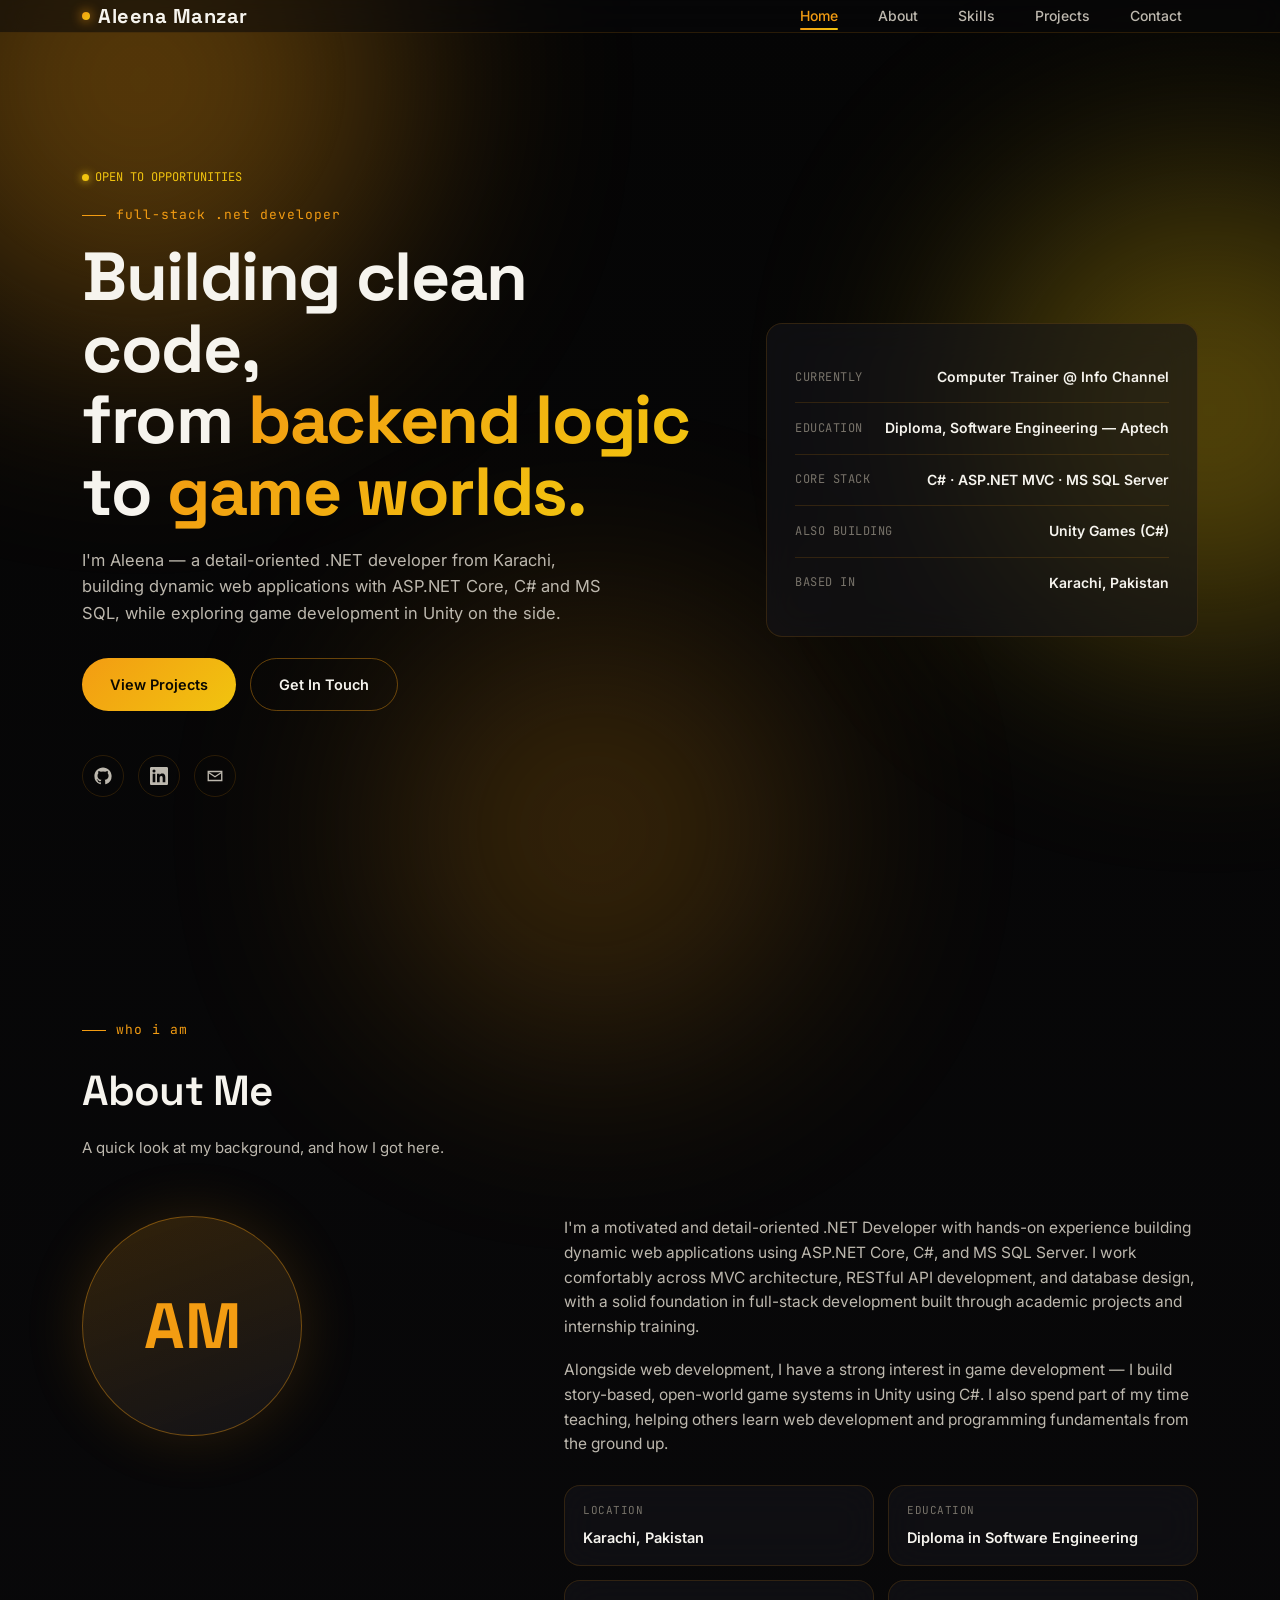
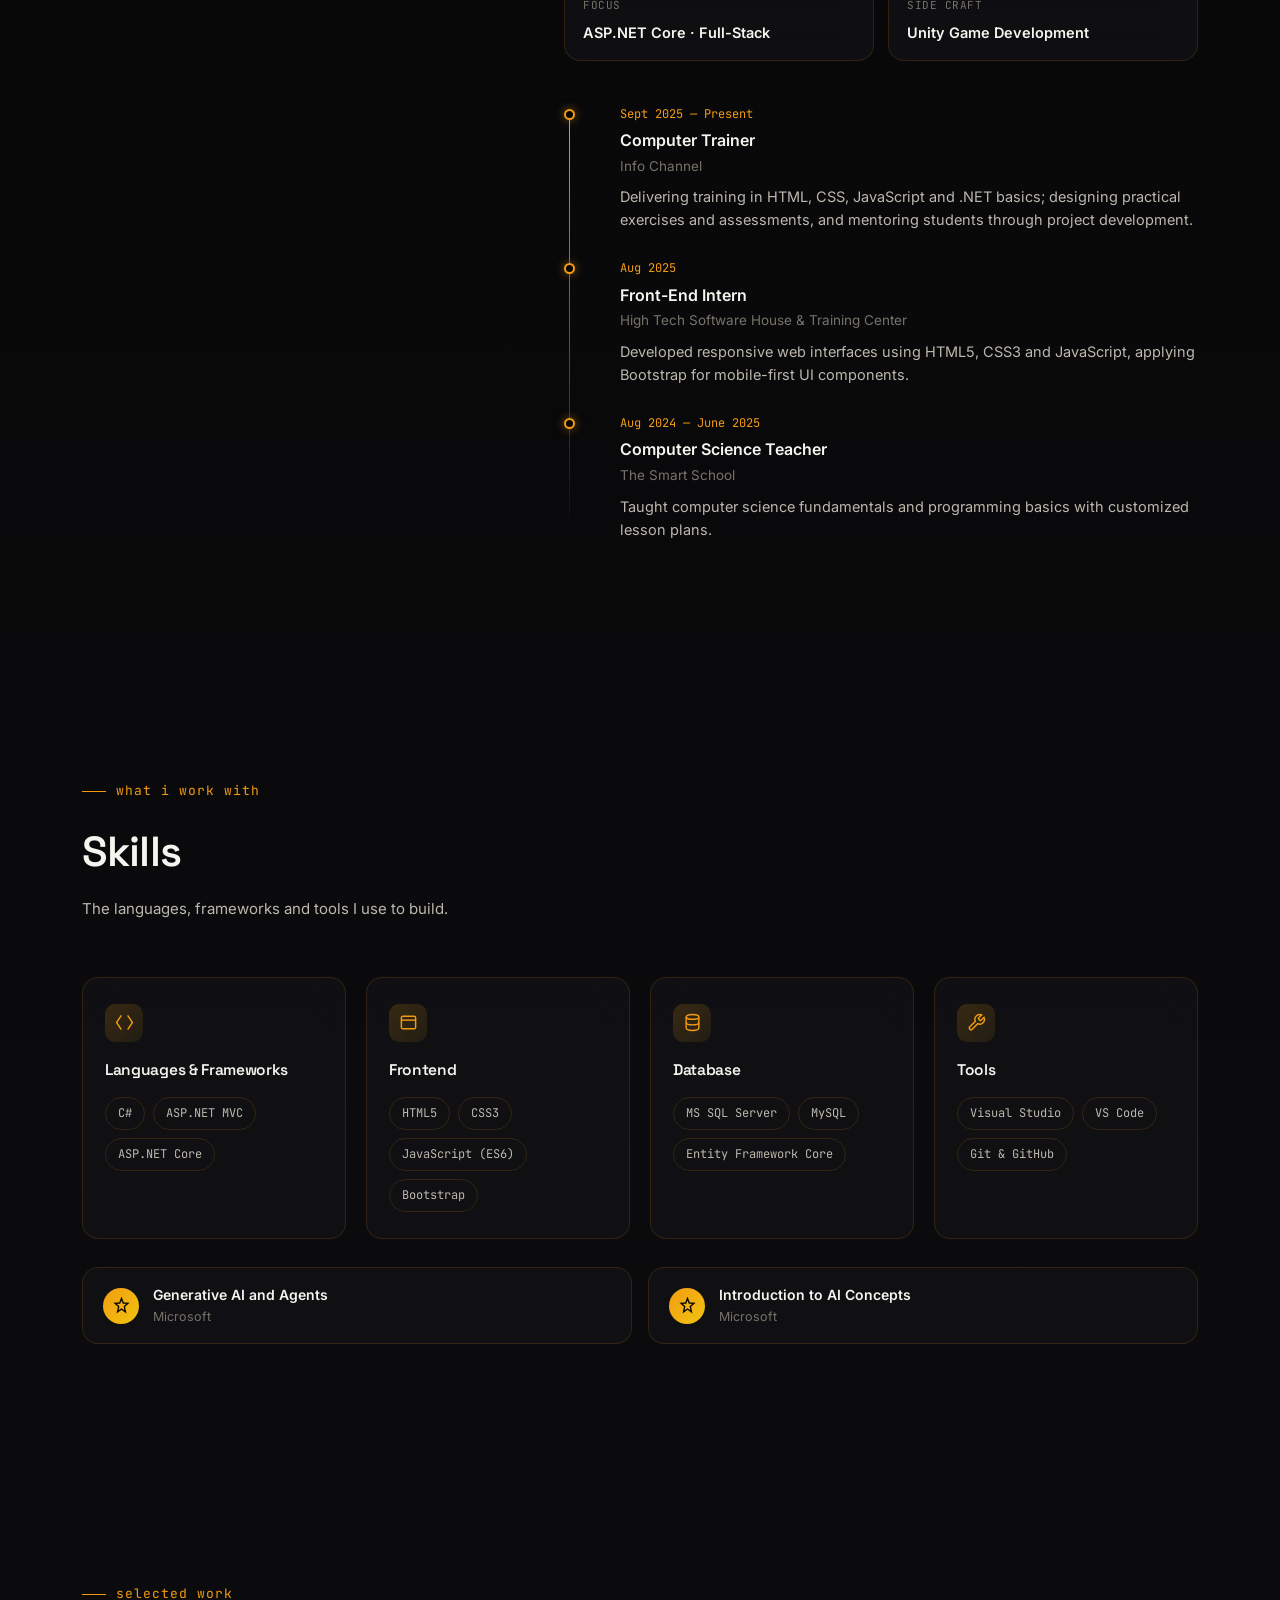
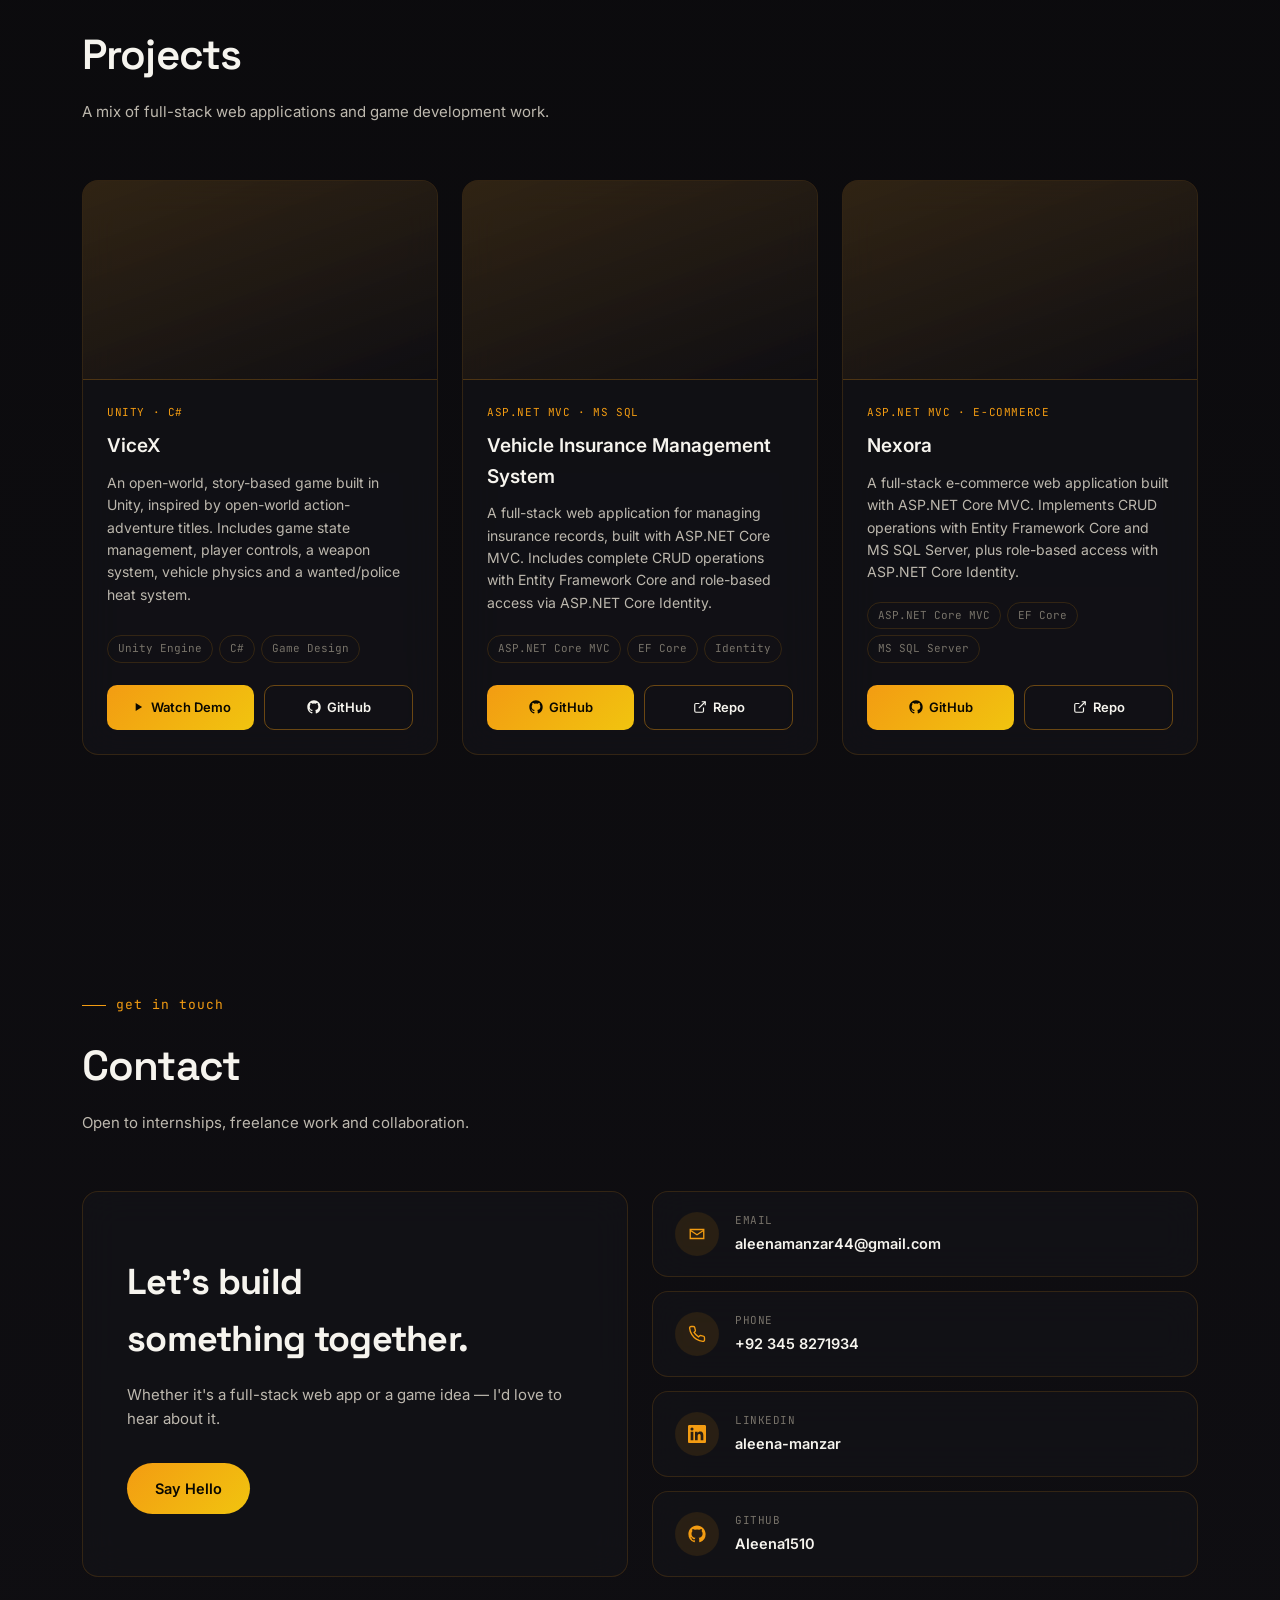
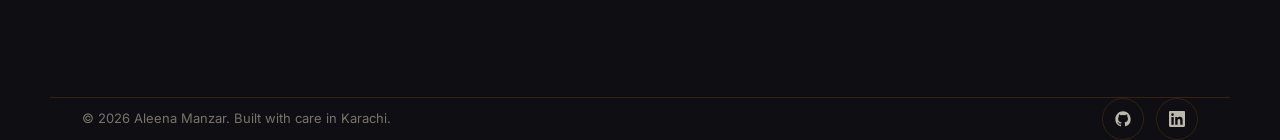
<file: index.html>
<!DOCTYPE html>
<html lang="en">
<head>
<meta charset="UTF-8">
<meta name="viewport" content="width=device-width, initial-scale=1.0">
<title>Aleena Manzar — Full Stack Developer</title>
<link rel="preconnect" href="https://fonts.googleapis.com">
<link rel="preconnect" href="https://fonts.gstatic.com" crossorigin>
<link href="https://fonts.googleapis.com/css2?family=Space+Grotesk:wght@400;500;600;700&family=Inter:wght@400;500;600&family=JetBrains+Mono:wght@400;500&display=swap" rel="stylesheet">
<link rel="stylesheet" href="./portfolio.css">
</head>
<body>

<div class="glow glow-1"></div>
<div class="glow glow-2"></div>
<div class="glow glow-3"></div>

<header>
  <nav class="wrap">
    <a href="#home" class="logo"><span class="logo-dot"></span>Aleena Manzar</a>
    <ul class="nav-links" id="navLinks">
      <li><a href="#home" class="nav-link active">Home</a></li>
      <li><a href="#about" class="nav-link">About</a></li>
      <li><a href="#skills" class="nav-link">Skills</a></li>
      <li><a href="#projects" class="nav-link">Projects</a></li>
      <li><a href="#contact" class="nav-link">Contact</a></li>
    </ul>
     <!-- <a href="#contact" class="nav-cta">Let's Talk</a> -->
    <button class="menu-btn" id="menuBtn" aria-label="Toggle menu"><span></span><span></span><span></span></button> 
  </nav>
</header>

<main class="wrap">

  <!-- HOME -->
  <section id="home" class="hero">
    <div class="hero-grid">
      <div class="reveal in">
        <div class="status-live"><span class="status-dot"></span>OPEN TO OPPORTUNITIES</div>
        <div class="eyebrow">full-stack .net developer</div>
        <h1 class="hero-title">Building clean code,<br>from <span class="grad">backend logic</span><br>to <span class="grad">game worlds.</span></h1>
        <p class="hero-desc">I'm Aleena — a detail-oriented .NET developer from Karachi, building dynamic web applications with ASP.NET Core, C# and MS SQL, while exploring game development in Unity on the side.</p>
        <div class="hero-actions">
          <a href="#projects" class="btn btn-primary">View Projects</a>
          <a href="#contact" class="btn btn-ghost">Get In Touch</a>
        </div>
        <div class="hero-socials">
          <a class="icon-btn" href="https://github.com/Aleena1510" target="_blank" rel="noopener" aria-label="GitHub">
            <svg viewBox="0 0 24 24" fill="currentColor"><path d="M12 .5C5.73.5.5 5.73.5 12a11.5 11.5 0 0 0 7.86 10.94c.58.1.79-.25.79-.56v-2c-3.2.7-3.88-1.54-3.88-1.54-.53-1.34-1.29-1.7-1.29-1.7-1.05-.72.08-.7.08-.7 1.17.08 1.78 1.2 1.78 1.2 1.03 1.76 2.72 1.25 3.38.96.1-.75.4-1.25.73-1.54-2.56-.29-5.26-1.28-5.26-5.7 0-1.26.45-2.29 1.19-3.1-.12-.29-.52-1.46.11-3.05 0 0 .97-.31 3.18 1.18a11 11 0 0 1 5.8 0c2.2-1.49 3.17-1.18 3.17-1.18.64 1.59.24 2.76.12 3.05.74.81 1.18 1.84 1.18 3.1 0 4.43-2.7 5.4-5.28 5.69.42.36.78 1.08.78 2.18v3.24c0 .31.21.67.8.56A11.5 11.5 0 0 0 23.5 12C23.5 5.73 18.27.5 12 .5Z"/></svg>
          </a>
          <a class="icon-btn" href="https://www.linkedin.com/in/aleena-manzar-a46a40321/" target="_blank" rel="noopener" aria-label="LinkedIn">
            <svg viewBox="0 0 24 24" fill="currentColor"><path d="M20.45 20.45h-3.55v-5.57c0-1.33-.02-3.03-1.85-3.03-1.86 0-2.15 1.45-2.15 2.94v5.66H9.35V9h3.41v1.56h.05c.47-.9 1.63-1.85 3.36-1.85 3.6 0 4.26 2.37 4.26 5.45v6.29ZM5.34 7.43a2.06 2.06 0 1 1 0-4.12 2.06 2.06 0 0 1 0 4.12ZM7.12 20.45H3.56V9h3.56v11.45ZM22.22 0H1.77C.8 0 0 .78 0 1.75v20.5C0 23.22.8 24 1.77 24h20.45c.98 0 1.78-.78 1.78-1.75V1.75C24 .78 23.2 0 22.22 0Z"/></svg>
          </a>
          <a class="icon-btn" href="mailto:aleenamanzar44@gmail.com" aria-label="Email">
            <svg viewBox="0 0 24 24" fill="none" stroke="currentColor" stroke-width="1.8"><path d="M3 6h18v12H3z"/><path d="m3 7 9 6 9-6"/></svg>
          </a>
        </div>
      </div>

      <div class="reveal in">
        <div class="glass hero-card">
          <div class="hero-card-row">
            <span class="hero-card-label">Currently</span>
            <span class="hero-card-value">Computer Trainer @ Info Channel</span>
          </div>
          <div class="hero-card-row">
            <span class="hero-card-label">Education</span>
            <span class="hero-card-value">Diploma, Software Engineering — Aptech</span>
          </div>
          <div class="hero-card-row">
            <span class="hero-card-label">Core Stack</span>
            <span class="hero-card-value">C# · ASP.NET MVC · MS SQL Server</span>
          </div>
          <div class="hero-card-row">
            <span class="hero-card-label">Also Building</span>
            <span class="hero-card-value">Unity Games (C#)</span>
          </div>
          <div class="hero-card-row">
            <span class="hero-card-label">Based In</span>
            <span class="hero-card-value">Karachi, Pakistan</span>
          </div>
        </div>
      </div>
    </div>
  </section>

  <!-- ABOUT -->
  <section id="about">
    <div class="section-inner">
      <div class="eyebrow reveal">who i am</div>
      <h2 class="section-title reveal">About Me</h2>
      <p class="section-sub reveal">A quick look at my background, and how I got here.</p>

      <div class="about-grid">
        <div class="reveal avatar-wrap">
          <div class="avatar">AM</div>
        </div>

        <div class="about-text">
          <div class="reveal">
            <p>I'm a motivated and detail-oriented .NET Developer with hands-on experience building dynamic web applications using ASP.NET Core, C#, and MS SQL Server. I work comfortably across MVC architecture, RESTful API development, and database design, with a solid foundation in full-stack development built through academic projects and internship training.</p>
            <p>Alongside web development, I have a strong interest in game development — I build story-based, open-world game systems in Unity using C#. I also spend part of my time teaching, helping others learn web development and programming fundamentals from the ground up.</p>
          </div>

          <div class="about-meta reveal">
            <div class="glass meta-item">
              <div class="meta-label">Location</div>
              <div class="meta-value">Karachi, Pakistan</div>
            </div>
            <div class="glass meta-item">
              <div class="meta-label">Education</div>
              <div class="meta-value">Diploma in Software Engineering</div>
            </div>
            <div class="glass meta-item">
              <div class="meta-label">Focus</div>
              <div class="meta-value">ASP.NET Core · Full-Stack</div>
            </div>
            <div class="glass meta-item">
              <div class="meta-label">Side Craft</div>
              <div class="meta-value">Unity Game Development</div>
            </div>
          </div>

          <div class="timeline reveal">
            <div class="tl-item">
              <span class="tl-dot"></span>
              <div class="tl-date">Sept 2025 — Present</div>
              <div class="tl-role">Computer Trainer</div>
              <div class="tl-org">Info Channel</div>
              <div class="tl-desc">Delivering training in HTML, CSS, JavaScript and .NET basics; designing practical exercises and assessments, and mentoring students through project development.</div>
            </div>
            <div class="tl-item">
              <span class="tl-dot"></span>
              <div class="tl-date">Aug 2025</div>
              <div class="tl-role">Front-End Intern</div>
              <div class="tl-org">High Tech Software House &amp; Training Center</div>
              <div class="tl-desc">Developed responsive web interfaces using HTML5, CSS3 and JavaScript, applying Bootstrap for mobile-first UI components.</div>
            </div>
            <div class="tl-item">
              <span class="tl-dot"></span>
              <div class="tl-date">Aug 2024 — June 2025</div>
              <div class="tl-role">Computer Science Teacher</div>
              <div class="tl-org">The Smart School</div>
              <div class="tl-desc">Taught computer science fundamentals and programming basics with customized lesson plans.</div>
            </div>
          </div>
        </div>
      </div>
    </div>
  </section>

  <!-- SKILLS -->
  <section id="skills">
    <div class="section-inner">
      <div class="eyebrow reveal">what i work with</div>
      <h2 class="section-title reveal">Skills</h2>
      <p class="section-sub reveal">The languages, frameworks and tools I use to build.</p>

      <div class="skills-grid">
        <div class="glass skill-card reveal">
          <div class="skill-card-icon"><svg viewBox="0 0 24 24" fill="none" stroke="currentColor" stroke-width="1.8"><path d="m8 3-6 9 6 9M16 3l6 9-6 9"/></svg></div>
          <h3>Languages &amp; Frameworks</h3>
          <div class="chip-row">
            <span class="chip">C#</span>
            <span class="chip">ASP.NET MVC</span>
            <span class="chip">ASP.NET Core</span>
          </div>
        </div>
        <div class="glass skill-card reveal">
          <div class="skill-card-icon"><svg viewBox="0 0 24 24" fill="none" stroke="currentColor" stroke-width="1.8"><rect x="3" y="4" width="18" height="16" rx="2"/><path d="M3 9h18"/></svg></div>
          <h3>Frontend</h3>
          <div class="chip-row">
            <span class="chip">HTML5</span>
            <span class="chip">CSS3</span>
            <span class="chip">JavaScript (ES6)</span>
            <span class="chip">Bootstrap</span>
          </div>
        </div>
        <div class="glass skill-card reveal">
          <div class="skill-card-icon"><svg viewBox="0 0 24 24" fill="none" stroke="currentColor" stroke-width="1.8"><ellipse cx="12" cy="5" rx="8" ry="3"/><path d="M4 5v14c0 1.66 3.58 3 8 3s8-1.34 8-3V5"/><path d="M4 12c0 1.66 3.58 3 8 3s8-1.34 8-3"/></svg></div>
          <h3>Database</h3>
          <div class="chip-row">
            <span class="chip">MS SQL Server</span>
            <span class="chip">MySQL</span>
            <span class="chip">Entity Framework Core</span>
          </div>
        </div>
        <div class="glass skill-card reveal">
          <div class="skill-card-icon"><svg viewBox="0 0 24 24" fill="none" stroke="currentColor" stroke-width="1.8"><path d="M14.7 6.3a1 1 0 0 0 0 1.4l1.6 1.6a1 1 0 0 0 1.4 0l3.77-3.77a6 6 0 0 1-7.94 7.94l-6.91 6.91a2.12 2.12 0 0 1-3-3l6.91-6.91a6 6 0 0 1 7.94-7.94Z"/></svg></div>
          <h3>Tools</h3>
          <div class="chip-row">
            <span class="chip">Visual Studio</span>
            <span class="chip">VS Code</span>
            <span class="chip">Git &amp; GitHub</span>
          </div>
        </div>
      </div>

      <div class="cert-row">
        <div class="glass cert-card reveal">
          <div class="cert-icon"><svg viewBox="0 0 24 24" fill="none" stroke="currentColor" stroke-width="2"><path d="m12 2 2.5 6.5L21 9l-5 4.5L17.5 21 12 17l-5.5 4L8 13.5 3 9l6.5-.5Z"/></svg></div>
          <div>
            <div class="cert-name">Generative AI and Agents</div>
            <div class="cert-org">Microsoft</div>
          </div>
        </div>
        <div class="glass cert-card reveal">
          <div class="cert-icon"><svg viewBox="0 0 24 24" fill="none" stroke="currentColor" stroke-width="2"><path d="m12 2 2.5 6.5L21 9l-5 4.5L17.5 21 12 17l-5.5 4L8 13.5 3 9l6.5-.5Z"/></svg></div>
          <div>
            <div class="cert-name">Introduction to AI Concepts</div>
            <div class="cert-org">Microsoft</div>
          </div>
        </div>
      </div>
    </div>
  </section>

  <!-- PROJECTS -->
  <section id="projects">
    <div class="section-inner">
      <div class="eyebrow reveal">selected work</div>
      <h2 class="section-title reveal">Projects</h2>
      <p class="section-sub reveal">A mix of full-stack web applications and game development work.</p>

      <div class="projects-grid">

        <!-- ViceX -->
        <div class="glass project-card reveal">
          <div class="project-media">
            <iframe src="https://www.youtube.com/embed/3dalKe5wJWU" title="ViceX Demo" allowfullscreen loading="lazy"></iframe>
          </div>
          <div class="project-body">
            <div class="project-tag">Unity · C#</div>
            <div class="project-title">ViceX</div>
            <p class="project-desc">An open-world, story-based game built in Unity, inspired by open-world action-adventure titles. Includes game state management, player controls, a weapon system, vehicle physics and a wanted/police heat system.</p>
            <div class="project-stack">
              <span>Unity Engine</span><span>C#</span><span>Game Design</span>
            </div>
            <div class="project-links">
              <a class="link-primary" href="https://youtu.be/3dalKe5wJWU" target="_blank" rel="noopener">
                <svg viewBox="0 0 24 24" fill="currentColor"><path d="M8 5v14l11-7z"/></svg> Watch Demo
              </a>
              <a class="link-ghost" href="https://github.com/Aleena1510" target="_blank" rel="noopener">
                <svg viewBox="0 0 24 24" fill="currentColor"><path d="M12 .5C5.73.5.5 5.73.5 12a11.5 11.5 0 0 0 7.86 10.94c.58.1.79-.25.79-.56v-2c-3.2.7-3.88-1.54-3.88-1.54-.53-1.34-1.29-1.7-1.29-1.7-1.05-.72.08-.7.08-.7 1.17.08 1.78 1.2 1.78 1.2 1.03 1.76 2.72 1.25 3.38.96.1-.75.4-1.25.73-1.54-2.56-.29-5.26-1.28-5.26-5.7 0-1.26.45-2.29 1.19-3.1-.12-.29-.52-1.46.11-3.05 0 0 .97-.31 3.18 1.18a11 11 0 0 1 5.8 0c2.2-1.49 3.17-1.18 3.17-1.18.64 1.59.24 2.76.12 3.05.74.81 1.18 1.84 1.18 3.1 0 4.43-2.7 5.4-5.28 5.69.42.36.78 1.08.78 2.18v3.24c0 .31.21.67.8.56A11.5 11.5 0 0 0 23.5 12C23.5 5.73 18.27.5 12 .5Z"/></svg> GitHub
              </a>
            </div>
          </div>
        </div>

        <!-- Vehicle Insurance -->
         <div class="glass project-card reveal">
          <div class="project-media">
           <iframe width="560" height="315" src="https://www.youtube.com/embed/vwtA2eOv9Vc?si=5NCctYsErc3dS-qd" title="YouTube video player" frameborder="0" allow="accelerometer; autoplay; clipboard-write; encrypted-media; gyroscope; picture-in-picture; web-share" referrerpolicy="strict-origin-when-cross-origin" allowfullscreen></iframe>
          </div>
  <div class="project-body">
    <div class="project-tag">ASP.NET MVC · MS SQL</div>
    <div class="project-title">Vehicle Insurance Management System</div>
    <p class="project-desc">A full-stack web application for managing insurance records, built with ASP.NET Core MVC. Includes complete CRUD operations with Entity Framework Core and role-based access via ASP.NET Core Identity.</p>
    <div class="project-stack">
      <span>ASP.NET Core MVC</span><span>EF Core</span><span>Identity</span>
    </div>
    <div class="project-links">
      <a class="link-primary" href="https://github.com/Aleena1510/VehicleInsuranceWebsite" target="_blank" rel="noopener">
        <svg viewBox="0 0 24 24" fill="currentColor"><path d="M12 .5C5.73.5.5 5.73.5 12a11.5 11.5 0 0 0 7.86 10.94c.58.1.79-.25.79-.56v-2c-3.2.7-3.88-1.54-3.88-1.54-.53-1.34-1.29-1.7-1.29-1.7-1.05-.72.08-.7.08-.7 1.17.08 1.78 1.2 1.78 1.2 1.03 1.76 2.72 1.25 3.38.96.1-.75.4-1.25.73-1.54-2.56-.29-5.26-1.28-5.26-5.7 0-1.26.45-2.29 1.19-3.1-.12-.29-.52-1.46.11-3.05 0 0 .97-.31 3.18 1.18a11 11 0 0 1 5.8 0c2.2-1.49 3.17-1.18 3.17-1.18.64 1.59.24 2.76.12 3.05.74.81 1.18 1.84 1.18 3.1 0 4.43-2.7 5.4-5.28 5.69.42.36.78 1.08.78 2.18v3.24c0 .31.21.67.8.56A11.5 11.5 0 0 0 23.5 12C23.5 5.73 18.27.5 12 .5Z"/></svg> GitHub
      </a>
      <a class="link-ghost" href="https://github.com/Aleena1510/VehicleInsuranceWebsite" target="_blank" rel="noopener">
        <svg viewBox="0 0 24 24" fill="none" stroke="currentColor" stroke-width="2"><path d="M18 13v6a2 2 0 0 1-2 2H5a2 2 0 0 1-2-2V8a2 2 0 0 1 2-2h6"/><path d="M15 3h6v6"/><path d="M10 14 21 3"/></svg> Repo
      </a>
    </div>
  </div>
</div>
      

        <!-- Nexora -->
         <div class="glass project-card reveal">
          <div class="project-media">
            <iframe width="560" height="315" src="https://www.youtube.com/embed/f-J3UjriuWk?si=ZMxjUpdrf6Ebs57P" title="YouTube video player" frameborder="0" allow="accelerometer; autoplay; clipboard-write; encrypted-media; gyroscope; picture-in-picture; web-share" referrerpolicy="strict-origin-when-cross-origin" allowfullscreen></iframe>
          </div>
          <div class="project-body">
            <div class="project-tag">ASP.NET MVC · E-commerce</div>
            <div class="project-title">Nexora</div>
            <p class="project-desc">A full-stack e-commerce web application built with ASP.NET Core MVC. Implements CRUD operations with Entity Framework Core and MS SQL Server, plus role-based access with ASP.NET Core Identity.</p>
            <div class="project-stack">
              <span>ASP.NET Core MVC</span><span>EF Core</span><span>MS SQL Server</span>
            </div>
            <div class="project-links">
              <a class="link-primary" href="https://github.com/Aleena1510/Nexora" target="_blank" rel="noopener">
                <svg viewBox="0 0 24 24" fill="currentColor"><path d="M12 .5C5.73.5.5 5.73.5 12a11.5 11.5 0 0 0 7.86 10.94c.58.1.79-.25.79-.56v-2c-3.2.7-3.88-1.54-3.88-1.54-.53-1.34-1.29-1.7-1.29-1.7-1.05-.72.08-.7.08-.7 1.17.08 1.78 1.2 1.78 1.2 1.03 1.76 2.72 1.25 3.38.96.1-.75.4-1.25.73-1.54-2.56-.29-5.26-1.28-5.26-5.7 0-1.26.45-2.29 1.19-3.1-.12-.29-.52-1.46.11-3.05 0 0 .97-.31 3.18 1.18a11 11 0 0 1 5.8 0c2.2-1.49 3.17-1.18 3.17-1.18.64 1.59.24 2.76.12 3.05.74.81 1.18 1.84 1.18 3.1 0 4.43-2.7 5.4-5.28 5.69.42.36.78 1.08.78 2.18v3.24c0 .31.21.67.8.56A11.5 11.5 0 0 0 23.5 12C23.5 5.73 18.27.5 12 .5Z"/></svg> GitHub
              </a>
              <a class="link-ghost" href="https://github.com/Aleena1510/Nexora" target="_blank" rel="noopener">
                <svg viewBox="0 0 24 24" fill="none" stroke="currentColor" stroke-width="2"><path d="M18 13v6a2 2 0 0 1-2 2H5a2 2 0 0 1-2-2V8a2 2 0 0 1 2-2h6"/><path d="M15 3h6v6"/><path d="M10 14 21 3"/></svg> Repo
              </a>
            </div>
          </div>
        </div>

      </div>
    </div>
  </section>

  <!-- CONTACT -->
  <section id="contact">
    <div class="section-inner">
      <div class="eyebrow reveal">get in touch</div>
      <h2 class="section-title reveal">Contact</h2>
      <p class="section-sub reveal">Open to internships, freelance work and collaboration.</p>

      <div class="contact-wrap">
        <div class="glass contact-intro reveal">
          <h2>Let's build<br>something together.</h2>
          <p>Whether it's a full-stack web app or a game idea — I'd love to hear about it.</p>
          <div style="margin-top:24px;">
            <a href="mailto:aleenamanzar44@gmail.com" class="btn btn-primary">Say Hello</a>
          </div>
        </div>

        <div class="contact-cards reveal">
          <a href="mailto:aleenamanzar44@gmail.com" class="glass contact-card">
            <div class="contact-card-icon"><svg viewBox="0 0 24 24" fill="none" stroke="currentColor" stroke-width="1.8"><path d="M3 6h18v12H3z"/><path d="m3 7 9 6 9-6"/></svg></div>
            <div>
              <div class="contact-card-label">Email</div>
              <div class="contact-card-value">aleenamanzar44@gmail.com</div>
            </div>
          </a>
          <a href="tel:+923458271934" class="glass contact-card">
            <div class="contact-card-icon"><svg viewBox="0 0 24 24" fill="none" stroke="currentColor" stroke-width="1.8"><path d="M22 16.92v3a2 2 0 0 1-2.18 2 19.79 19.79 0 0 1-8.63-3.07 19.5 19.5 0 0 1-6-6 19.79 19.79 0 0 1-3.07-8.67A2 2 0 0 1 4.11 2h3a2 2 0 0 1 2 1.72c.13.96.36 1.9.68 2.81a2 2 0 0 1-.45 2.11L8.09 9.91a16 16 0 0 0 6 6l1.27-1.27a2 2 0 0 1 2.11-.45c.91.32 1.85.55 2.81.68A2 2 0 0 1 22 16.92z"/></svg></div>
            <div>
              <div class="contact-card-label">Phone</div>
              <div class="contact-card-value">+92 345 8271934</div>
            </div>
          </a>
          <a href="https://www.linkedin.com/in/aleena-manzar-a46a40321/" target="_blank" rel="noopener" class="glass contact-card">
            <div class="contact-card-icon"><svg viewBox="0 0 24 24" fill="currentColor"><path d="M20.45 20.45h-3.55v-5.57c0-1.33-.02-3.03-1.85-3.03-1.86 0-2.15 1.45-2.15 2.94v5.66H9.35V9h3.41v1.56h.05c.47-.9 1.63-1.85 3.36-1.85 3.6 0 4.26 2.37 4.26 5.45v6.29ZM5.34 7.43a2.06 2.06 0 1 1 0-4.12 2.06 2.06 0 0 1 0 4.12ZM7.12 20.45H3.56V9h3.56v11.45ZM22.22 0H1.77C.8 0 0 .78 0 1.75v20.5C0 23.22.8 24 1.77 24h20.45c.98 0 1.78-.78 1.78-1.75V1.75C24 .78 23.2 0 22.22 0Z"/></svg></div>
            <div>
              <div class="contact-card-label">LinkedIn</div>
              <div class="contact-card-value">aleena-manzar</div>
            </div>
          </a>
          <a href="https://github.com/Aleena1510" target="_blank" rel="noopener" class="glass contact-card">
            <div class="contact-card-icon"><svg viewBox="0 0 24 24" fill="currentColor"><path d="M12 .5C5.73.5.5 5.73.5 12a11.5 11.5 0 0 0 7.86 10.94c.58.1.79-.25.79-.56v-2c-3.2.7-3.88-1.54-3.88-1.54-.53-1.34-1.29-1.7-1.29-1.7-1.05-.72.08-.7.08-.7 1.17.08 1.78 1.2 1.78 1.2 1.03 1.76 2.72 1.25 3.38.96.1-.75.4-1.25.73-1.54-2.56-.29-5.26-1.28-5.26-5.7 0-1.26.45-2.29 1.19-3.1-.12-.29-.52-1.46.11-3.05 0 0 .97-.31 3.18 1.18a11 11 0 0 1 5.8 0c2.2-1.49 3.17-1.18 3.17-1.18.64 1.59.24 2.76.12 3.05.74.81 1.18 1.84 1.18 3.1 0 4.43-2.7 5.4-5.28 5.69.42.36.78 1.08.78 2.18v3.24c0 .31.21.67.8.56A11.5 11.5 0 0 0 23.5 12C23.5 5.73 18.27.5 12 .5Z"/></svg></div>
            <div>
              <div class="contact-card-label">GitHub</div>
              <div class="contact-card-value">Aleena1510</div>
            </div>
          </a>
        </div>
      </div>
    </div>
  </section>

</main>

<footer class="wrap">
  <span class="footer-text">© 2026 Aleena Manzar. Built with care in Karachi.</span>
  <div class="footer-socials">
    <a class="icon-btn" href="https://github.com/Aleena1510" target="_blank" rel="noopener" aria-label="GitHub">
      <svg viewBox="0 0 24 24" fill="currentColor" style="width:16px;height:16px;"><path d="M12 .5C5.73.5.5 5.73.5 12a11.5 11.5 0 0 0 7.86 10.94c.58.1.79-.25.79-.56v-2c-3.2.7-3.88-1.54-3.88-1.54-.53-1.34-1.29-1.7-1.29-1.7-1.05-.72.08-.7.08-.7 1.17.08 1.78 1.2 1.78 1.2 1.03 1.76 2.72 1.25 3.38.96.1-.75.4-1.25.73-1.54-2.56-.29-5.26-1.28-5.26-5.7 0-1.26.45-2.29 1.19-3.1-.12-.29-.52-1.46.11-3.05 0 0 .97-.31 3.18 1.18a11 11 0 0 1 5.8 0c2.2-1.49 3.17-1.18 3.17-1.18.64 1.59.24 2.76.12 3.05.74.81 1.18 1.84 1.18 3.1 0 4.43-2.7 5.4-5.28 5.69.42.36.78 1.08.78 2.18v3.24c0 .31.21.67.8.56A11.5 11.5 0 0 0 23.5 12C23.5 5.73 18.27.5 12 .5Z"/></svg>
    </a>
    <a class="icon-btn" href="https://www.linkedin.com/in/aleena-manzar-a46a40321/" target="_blank" rel="noopener" aria-label="LinkedIn">
      <svg viewBox="0 0 24 24" fill="currentColor" style="width:16px;height:16px;"><path d="M20.45 20.45h-3.55v-5.57c0-1.33-.02-3.03-1.85-3.03-1.86 0-2.15 1.45-2.15 2.94v5.66H9.35V9h3.41v1.56h.05c.47-.9 1.63-1.85 3.36-1.85 3.6 0 4.26 2.37 4.26 5.45v6.29ZM5.34 7.43a2.06 2.06 0 1 1 0-4.12 2.06 2.06 0 0 1 0 4.12ZM7.12 20.45H3.56V9h3.56v11.45ZM22.22 0H1.77C.8 0 0 .78 0 1.75v20.5C0 23.22.8 24 1.77 24h20.45c.98 0 1.78-.78 1.78-1.75V1.75C24 .78 23.2 0 22.22 0Z"/></svg>
    </a>
  </div>
</footer>

<script>
  // Mobile menu toggle
  const menuBtn = document.getElementById('menuBtn');
  const navLinks = document.getElementById('navLinks');
  menuBtn.addEventListener('click', () => {
    menuBtn.classList.toggle('open');
    navLinks.classList.toggle('open');
  });
  navLinks.querySelectorAll('a').forEach(a => {
    a.addEventListener('click', () => {
      menuBtn.classList.remove('open');
      navLinks.classList.remove('open');
    });
  });

  // Active nav link on scroll
  const sections = document.querySelectorAll('section[id]');
  const navItems = document.querySelectorAll('.nav-link');
  const navObserver = new IntersectionObserver((entries) => {
    entries.forEach(entry => {
      if (entry.isIntersecting) {
        navItems.forEach(link => {
          link.classList.toggle('active', link.getAttribute('href') === '#' + entry.target.id);
        });
      }
    });
  }, { rootMargin: '-45% 0px -45% 0px' });
  sections.forEach(sec => navObserver.observe(sec));

  // Reveal on scroll
  const revealEls = document.querySelectorAll('.reveal');
  const revealObserver = new IntersectionObserver((entries) => {
    entries.forEach(entry => {
      if (entry.isIntersecting) {
        entry.target.classList.add('in');
        revealObserver.unobserve(entry.target);
      }
    });
  }, { threshold: 0.15 });
  revealEls.forEach(el => revealObserver.observe(el));
</script>

</body>
</html>
</file>
<file: portfolio.css>
:root{
    --bg-1:#050505;
    --bg-2:#0F0E12;
    --amber:#F39C12;
    --gold:#F1C40F;
    --glass-bg:rgba(20,20,25,0.6);
    --glass-border:rgba(243,156,18,0.15);
    --glass-border-strong:rgba(243,156,18,0.4);
    --text-1:#F6F4EE;
    --text-2:#BDB8AE;
    --text-3:#78736A;
    --radius:16px;
    --radius-sm:10px;
    --font-display:'Space Grotesk',sans-serif;
    --font-body:'Inter',sans-serif;
    --font-mono:'JetBrains Mono',monospace;
    --maxw:1180px;
  }

  *{margin:0;padding:0;box-sizing:border-box;}

  html{scroll-behavior:smooth;}

  body{
    background:linear-gradient(180deg,var(--bg-1) 0%,var(--bg-2) 100%);
    color:var(--text-1);
    font-family:var(--font-body);
    line-height:1.6;
    overflow-x:hidden;
    -webkit-font-smoothing:antialiased;
  }

  ::selection{background:rgba(243,156,18,0.3);color:#fff;}

  a{color:inherit;text-decoration:none;}
  ul{list-style:none;}
  img{max-width:100%;display:block;}

  ::-webkit-scrollbar{width:10px;}
  ::-webkit-scrollbar-track{background:var(--bg-1);}
  ::-webkit-scrollbar-thumb{background:linear-gradient(var(--amber),var(--gold));border-radius:10px;}

  .wrap{max-width:var(--maxw);margin:0 auto;padding:0 32px;}

  /* ---------- Ambient glow blobs ---------- */
  .glow{position:fixed;border-radius:50%;filter:blur(120px);z-index:0;pointer-events:none;opacity:0.35;}
  .glow-1{width:520px;height:520px;background:var(--amber);top:-180px;left:-120px;animation:float1 22s ease-in-out infinite;}
  .glow-2{width:460px;height:460px;background:var(--gold);top:20%;right:-160px;animation:float2 26s ease-in-out infinite;}
  .glow-3{width:420px;height:420px;background:var(--amber);bottom:-140px;left:30%;animation:float3 24s ease-in-out infinite;opacity:0.22;}

  @keyframes float1{0%,100%{transform:translate(0,0);}50%{transform:translate(60px,40px);}}
  @keyframes float2{0%,100%{transform:translate(0,0);}50%{transform:translate(-50px,60px);}}
  @keyframes float3{0%,100%{transform:translate(0,0);}50%{transform:translate(40px,-30px);}}

  /* ---------- Nav ---------- */
  header{
    position:fixed;top:0;left:0;right:0;z-index:100;
    background:rgba(8,8,10,0.55);
    backdrop-filter:blur(16px);
    -webkit-backdrop-filter:blur(16px);
    border-bottom:1px solid var(--glass-border);
  }
  nav{
    max-width:var(--maxw);margin:0 auto;padding:18px 32px;
    display:flex;align-items:center;justify-content:space-between;
  }
  .logo{
    font-family:var(--font-display);font-weight:700;font-size:20px;
    display:flex;align-items:center;gap:8px;letter-spacing:0.5px;
  }
  .logo-dot{width:8px;height:8px;border-radius:50%;background:linear-gradient(135deg,var(--amber),var(--gold));box-shadow:0 0 12px var(--amber);}

  .nav-links{display:flex;gap:8px;}
  .nav-links a{
    font-size:14px;font-weight:500;color:var(--text-2);
    padding:8px 16px;border-radius:999px;position:relative;
    transition:color .25s ease;
  }
  .nav-links a:hover{color:var(--text-1);}
  .nav-links a.active{color:var(--amber);}
  .nav-links a.active::after{
    content:'';position:absolute;left:16px;right:16px;bottom:2px;height:2px;
    background:linear-gradient(90deg,var(--amber),var(--gold));border-radius:2px;
  }

  .nav-cta{
    font-family:var(--font-mono);font-size:13px;font-weight:500;
    padding:9px 18px;border-radius:999px;
    background:linear-gradient(135deg,var(--amber),var(--gold));
    color:#0A0800;
  }

  .menu-btn{display:none;flex-direction:column;gap:5px;cursor:pointer;z-index:110;background:none;border:none;padding:6px;}
  .menu-btn span{width:22px;height:2px;background:var(--text-1);border-radius:2px;transition:all .3s ease;}

  /* ---------- Section shell ---------- */
  section{position:relative;z-index:1;padding:120px 0 40px;}
  .section-inner{padding-bottom:80px;}
  .eyebrow{
    font-family:var(--font-mono);font-size:13px;color:var(--amber);
    letter-spacing:1px;display:flex;align-items:center;gap:10px;margin-bottom:16px;
  }
  .eyebrow::before{content:'';width:24px;height:1px;background:var(--amber);}
  h1,h2,h3{font-family:var(--font-display);letter-spacing:-0.02em;}
  .section-title{font-size:clamp(28px,4vw,42px);font-weight:600;margin-bottom:12px;}
  .section-sub{color:var(--text-2);max-width:560px;margin-bottom:56px;font-size:15px;}

  /* ---------- Glass card base ---------- */
  .glass{
    background:var(--glass-bg);
    border:1px solid var(--glass-border);
    border-radius:var(--radius);
    backdrop-filter:blur(18px);
    -webkit-backdrop-filter:blur(18px);
    transition:border-color .3s ease, transform .3s ease, box-shadow .3s ease;
  }
  .glass:hover{border-color:var(--glass-border-strong);}

  /* ---------- Hero ---------- */
  .hero{min-height:100vh;display:flex;align-items:center;padding-top:100px;}
  .hero-grid{display:grid;grid-template-columns:1.3fr 0.9fr;gap:60px;align-items:center;}
  .hero-title{
    font-size:clamp(40px,6vw,68px);font-weight:700;line-height:1.05;margin-bottom:20px;
  }
  .hero-title .grad{
    background:linear-gradient(135deg,var(--amber),var(--gold));
    -webkit-background-clip:text;background-clip:text;color:transparent;
  }
  .hero-desc{color:var(--text-2);font-size:16.5px;max-width:520px;margin-bottom:32px;}
  .hero-actions{display:flex;gap:14px;flex-wrap:wrap;margin-bottom:44px;}

  .btn{
    font-family:var(--font-body);font-weight:600;font-size:14.5px;
    padding:14px 28px;border-radius:999px;display:inline-flex;align-items:center;gap:8px;
    cursor:pointer;border:none;transition:transform .25s ease, box-shadow .25s ease;
  }
  .btn-primary{
    background:linear-gradient(135deg,var(--amber),var(--gold));color:#0A0800;
    box-shadow:0 0 0 rgba(243,156,18,0);
  }
  .btn-primary:hover{transform:translateY(-2px);box-shadow:0 8px 30px rgba(243,156,18,0.35);}
  .btn-ghost{
    background:transparent;color:var(--text-1);border:1px solid var(--glass-border-strong);
  }
  .btn-ghost:hover{border-color:var(--amber);color:var(--amber);transform:translateY(-2px);}

  .hero-socials{display:flex;gap:14px;}
  .icon-btn{
    width:42px;height:42px;border-radius:50%;display:flex;align-items:center;justify-content:center;
    border:1px solid var(--glass-border);color:var(--text-2);transition:all .25s ease;
  }
  .icon-btn:hover{border-color:var(--amber);color:var(--amber);transform:translateY(-3px);}
  .icon-btn svg{width:18px;height:18px;}

  .hero-card{padding:28px;}
  .hero-card-row{display:flex;justify-content:space-between;align-items:center;padding:14px 0;border-bottom:1px solid var(--glass-border);}
  .hero-card-row:last-child{border-bottom:none;}
  .hero-card-label{font-family:var(--font-mono);font-size:12px;color:var(--text-3);text-transform:uppercase;letter-spacing:0.5px;}
  .hero-card-value{font-size:14px;font-weight:600;color:var(--text-1);text-align:right;}
  .status-live{display:inline-flex;align-items:center;gap:6px;font-family:var(--font-mono);font-size:12px;color:var(--gold);margin-bottom:18px;}
  .status-dot{width:7px;height:7px;border-radius:50%;background:var(--gold);box-shadow:0 0 8px var(--gold);animation:pulse 1.8s ease-in-out infinite;}
  @keyframes pulse{0%,100%{opacity:1;}50%{opacity:0.4;}}

  /* ---------- About ---------- */
  .about-grid{display:grid;grid-template-columns:0.8fr 1.2fr;gap:60px;align-items:start;}
  .avatar-wrap{position:relative;width:220px;}
  .avatar{
    width:220px;height:220px;border-radius:50%;
    background:linear-gradient(160deg,rgba(243,156,18,0.18),rgba(20,20,25,0.9));
    border:1px solid var(--glass-border-strong);
    display:flex;align-items:center;justify-content:center;
    font-family:var(--font-display);font-size:64px;font-weight:700;
    color:var(--amber);
    box-shadow:0 0 60px rgba(243,156,18,0.15);
  }
  .about-text p{color:var(--text-2);margin-bottom:18px;font-size:15.5px;}
  .about-meta{display:grid;grid-template-columns:repeat(2,1fr);gap:14px;margin-top:28px;margin-bottom:44px;}
  .meta-item{padding:16px 18px;}
  .meta-label{font-family:var(--font-mono);font-size:11px;color:var(--text-3);text-transform:uppercase;letter-spacing:0.5px;margin-bottom:6px;}
  .meta-value{font-size:14.5px;font-weight:600;}

  .timeline{position:relative;padding-left:32px;}
  .timeline::before{content:'';position:absolute;left:5px;top:6px;bottom:6px;width:1px;background:linear-gradient(var(--amber),transparent);}
  .tl-item{position:relative;padding:0 0 28px 24px;}
  .tl-item:last-child{padding-bottom:0;}
  .tl-dot{position:absolute;left:-32px;top:4px;width:11px;height:11px;border-radius:50%;background:var(--bg-1);border:2px solid var(--amber);box-shadow:0 0 10px rgba(243,156,18,0.5);}
  .tl-date{font-family:var(--font-mono);font-size:12px;color:var(--amber);margin-bottom:4px;}
  .tl-role{font-weight:600;font-size:16px;margin-bottom:2px;}
  .tl-org{color:var(--text-3);font-size:13.5px;margin-bottom:8px;}
  .tl-desc{color:var(--text-2);font-size:14.5px;}

  /* ---------- Skills ---------- */
  .skills-grid{display:grid;grid-template-columns:repeat(4,1fr);gap:20px;}
  .skill-card{padding:26px 22px;}
  .skill-card-icon{width:38px;height:38px;border-radius:10px;background:linear-gradient(135deg,rgba(243,156,18,0.18),rgba(241,196,15,0.08));display:flex;align-items:center;justify-content:center;margin-bottom:16px;color:var(--amber);}
  .skill-card-icon svg{width:19px;height:19px;}
  .skill-card h3{font-size:15.5px;font-weight:600;margin-bottom:14px;}
  .chip-row{display:flex;flex-wrap:wrap;gap:8px;}
  .chip{
    font-family:var(--font-mono);font-size:12px;padding:6px 12px;border-radius:999px;
    border:1px solid var(--glass-border);color:var(--text-2);transition:all .25s ease;
  }
  .chip:hover{border-color:var(--amber);color:var(--amber);}

  .cert-row{display:flex;gap:16px;flex-wrap:wrap;margin-top:28px;}
  .cert-card{display:flex;align-items:center;gap:14px;padding:16px 20px;flex:1;min-width:260px;}
  .cert-icon{width:36px;height:36px;border-radius:50%;background:linear-gradient(135deg,var(--amber),var(--gold));display:flex;align-items:center;justify-content:center;flex-shrink:0;}
  .cert-icon svg{width:17px;height:17px;color:#0A0800;}
  .cert-name{font-size:14px;font-weight:600;}
  .cert-org{font-size:12.5px;color:var(--text-3);}

  /* ---------- Projects ---------- */
  .projects-grid{display:grid;grid-template-columns:repeat(3,1fr);gap:24px;}
  .project-card{overflow:hidden;display:flex;flex-direction:column;}
  .project-media{
    aspect-ratio:16/9;width:100%;position:relative;background:linear-gradient(160deg,rgba(243,156,18,0.14),rgba(15,14,18,0.9));
    border-bottom:1px solid var(--glass-border);overflow:hidden;
  }
  .project-media iframe{width:100%;height:100%;border:none;display:block;}
  .media-placeholder{
    width:100%;height:100%;display:flex;flex-direction:column;align-items:center;justify-content:center;gap:10px;
  }
  .play-ring{
    width:54px;height:54px;border-radius:50%;border:1px solid var(--glass-border-strong);
    display:flex;align-items:center;justify-content:center;color:var(--amber);
  }
  .play-ring svg{width:18px;height:18px;margin-left:2px;}
  .media-note{font-family:var(--font-mono);font-size:11px;color:var(--text-3);letter-spacing:0.5px;}

  .project-body{padding:24px;display:flex;flex-direction:column;flex:1;}
  .project-tag{font-family:var(--font-mono);font-size:11px;color:var(--amber);text-transform:uppercase;letter-spacing:0.6px;margin-bottom:10px;}
  .project-title{font-size:19px;font-weight:600;margin-bottom:10px;}
  .project-desc{color:var(--text-2);font-size:14px;margin-bottom:18px;flex:1;}
  .project-stack{display:flex;flex-wrap:wrap;gap:6px;margin-bottom:22px;}
  .project-stack span{font-family:var(--font-mono);font-size:11px;color:var(--text-3);padding:4px 10px;border:1px solid var(--glass-border);border-radius:999px;}
  .project-links{display:flex;gap:10px;}
  .project-links a{
    flex:1;text-align:center;font-size:13px;font-weight:600;padding:11px 14px;border-radius:var(--radius-sm);
    display:flex;align-items:center;justify-content:center;gap:6px;transition:all .25s ease;
  }
  .project-links a svg{width:14px;height:14px;}
  .link-primary{background:linear-gradient(135deg,var(--amber),var(--gold));color:#0A0800;}
  .link-primary:hover{transform:translateY(-2px);}
  .link-ghost{border:1px solid var(--glass-border-strong);color:var(--text-1);}
  .link-ghost:hover{border-color:var(--amber);color:var(--amber);}

  /* ---------- Contact ---------- */
  .contact-wrap{display:grid;grid-template-columns:1fr 1fr;gap:24px;}
  .contact-intro{padding:44px;display:flex;flex-direction:column;justify-content:center;}
  .contact-intro h2{font-size:clamp(26px,3.4vw,36px);margin-bottom:14px;}
  .contact-intro p{color:var(--text-2);font-size:15px;margin-bottom:8px;}
  .contact-cards{display:flex;flex-direction:column;gap:14px;}
  .contact-card{display:flex;align-items:center;gap:16px;padding:20px 22px;}
  .contact-card-icon{
    width:44px;height:44px;border-radius:50%;background:rgba(243,156,18,0.1);
    display:flex;align-items:center;justify-content:center;color:var(--amber);flex-shrink:0;
  }
  .contact-card-icon svg{width:18px;height:18px;}
  .contact-card-label{font-family:var(--font-mono);font-size:11px;color:var(--text-3);text-transform:uppercase;letter-spacing:0.5px;margin-bottom:3px;}
  .contact-card-value{font-size:14.5px;font-weight:600;}
  .contact-card:hover .contact-card-value{color:var(--amber);}

  footer{
    position:relative;z-index:1;border-top:1px solid var(--glass-border);padding:32px 0;
    display:flex;align-items:center;justify-content:space-between;flex-wrap:wrap;gap:16px;
  }
  .footer-text{font-size:13px;color:var(--text-3);}
  .footer-socials{display:flex;gap:12px;}

  /* ---------- Reveal animation ---------- */
  .reveal{opacity:0;transform:translateY(24px);transition:opacity .7s ease, transform .7s ease;}
  .reveal.in{opacity:1;transform:translateY(0);}

  /* ---------- Responsive ---------- */
  @media (max-width:980px){
    .hero-grid{grid-template-columns:1fr;}
    .about-grid{grid-template-columns:1fr;}
    .avatar-wrap{margin:0 auto;}
    .skills-grid{grid-template-columns:repeat(2,1fr);}
    .projects-grid{grid-template-columns:repeat(2,1fr);}
    .contact-wrap{grid-template-columns:1fr;}
  }
  @media (max-width:720px){
    .nav-links{
      position:fixed;top:0;right:0;height:100vh;width:78%;max-width:320px;
      background:rgba(8,8,10,0.97);backdrop-filter:blur(20px);
      flex-direction:column;justify-content:center;align-items:flex-start;
      padding:40px;gap:6px;transform:translateX(100%);transition:transform .35s ease;
      border-left:1px solid var(--glass-border);
    }
    .nav-links.open{transform:translateX(0);}
    .nav-links a{width:100%;padding:14px 10px;font-size:16px;}
    .nav-cta{display:none;}
    .menu-btn{display:flex;}
    .skills-grid{grid-template-columns:1fr;}
    .projects-grid{grid-template-columns:1fr;}
    .wrap{padding:0 20px;}
    nav{padding:16px 20px;}
    section{padding:100px 0 20px;}
    .hero{padding-top:80px;}
  }
  .menu-btn.open span:nth-child(1){transform:translateY(7px) rotate(45deg);}
  .menu-btn.open span:nth-child(2){opacity:0;}
  .menu-btn.open span:nth-child(3){transform:translateY(-7px) rotate(-45deg);}

  @media (prefers-reduced-motion:reduce){
    *{animation-duration:0.01ms !important;animation-iteration-count:1 !important;transition-duration:0.01ms !important;scroll-behavior:auto !important;}
  }
</file>
